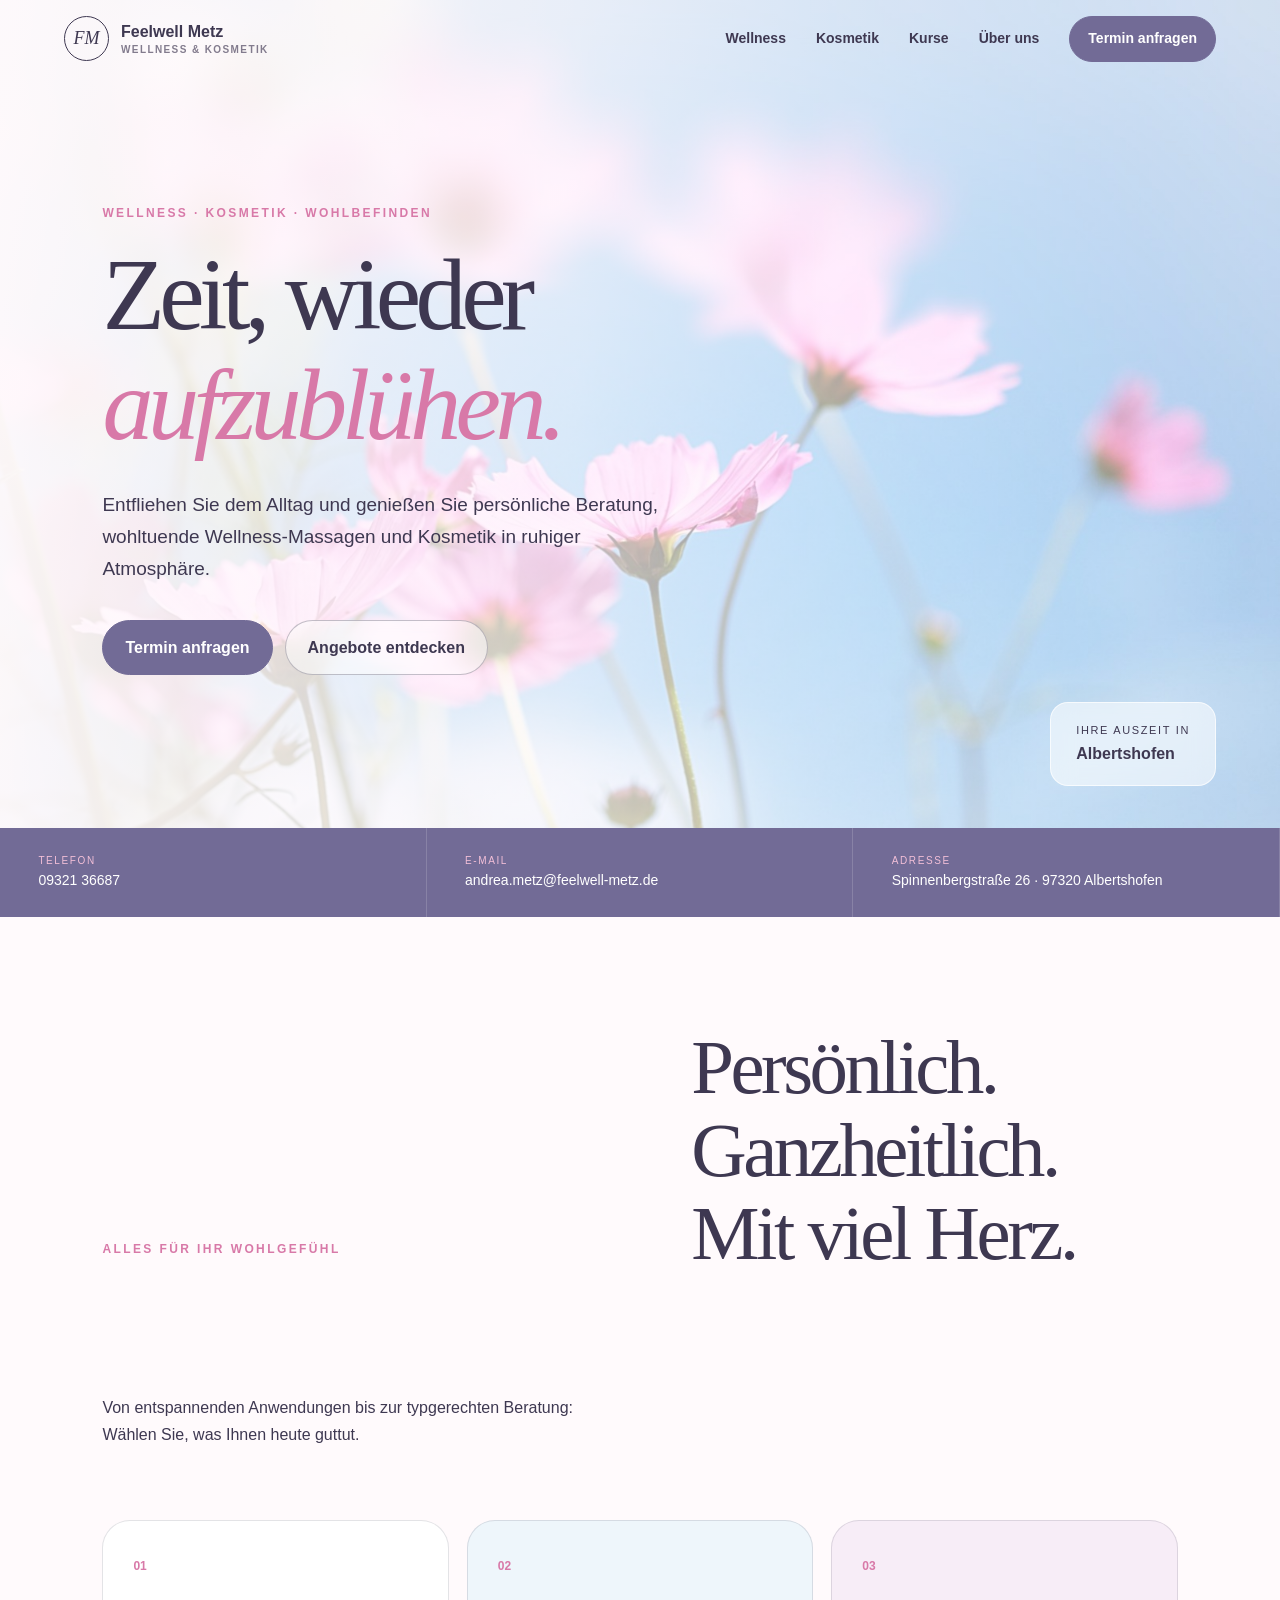
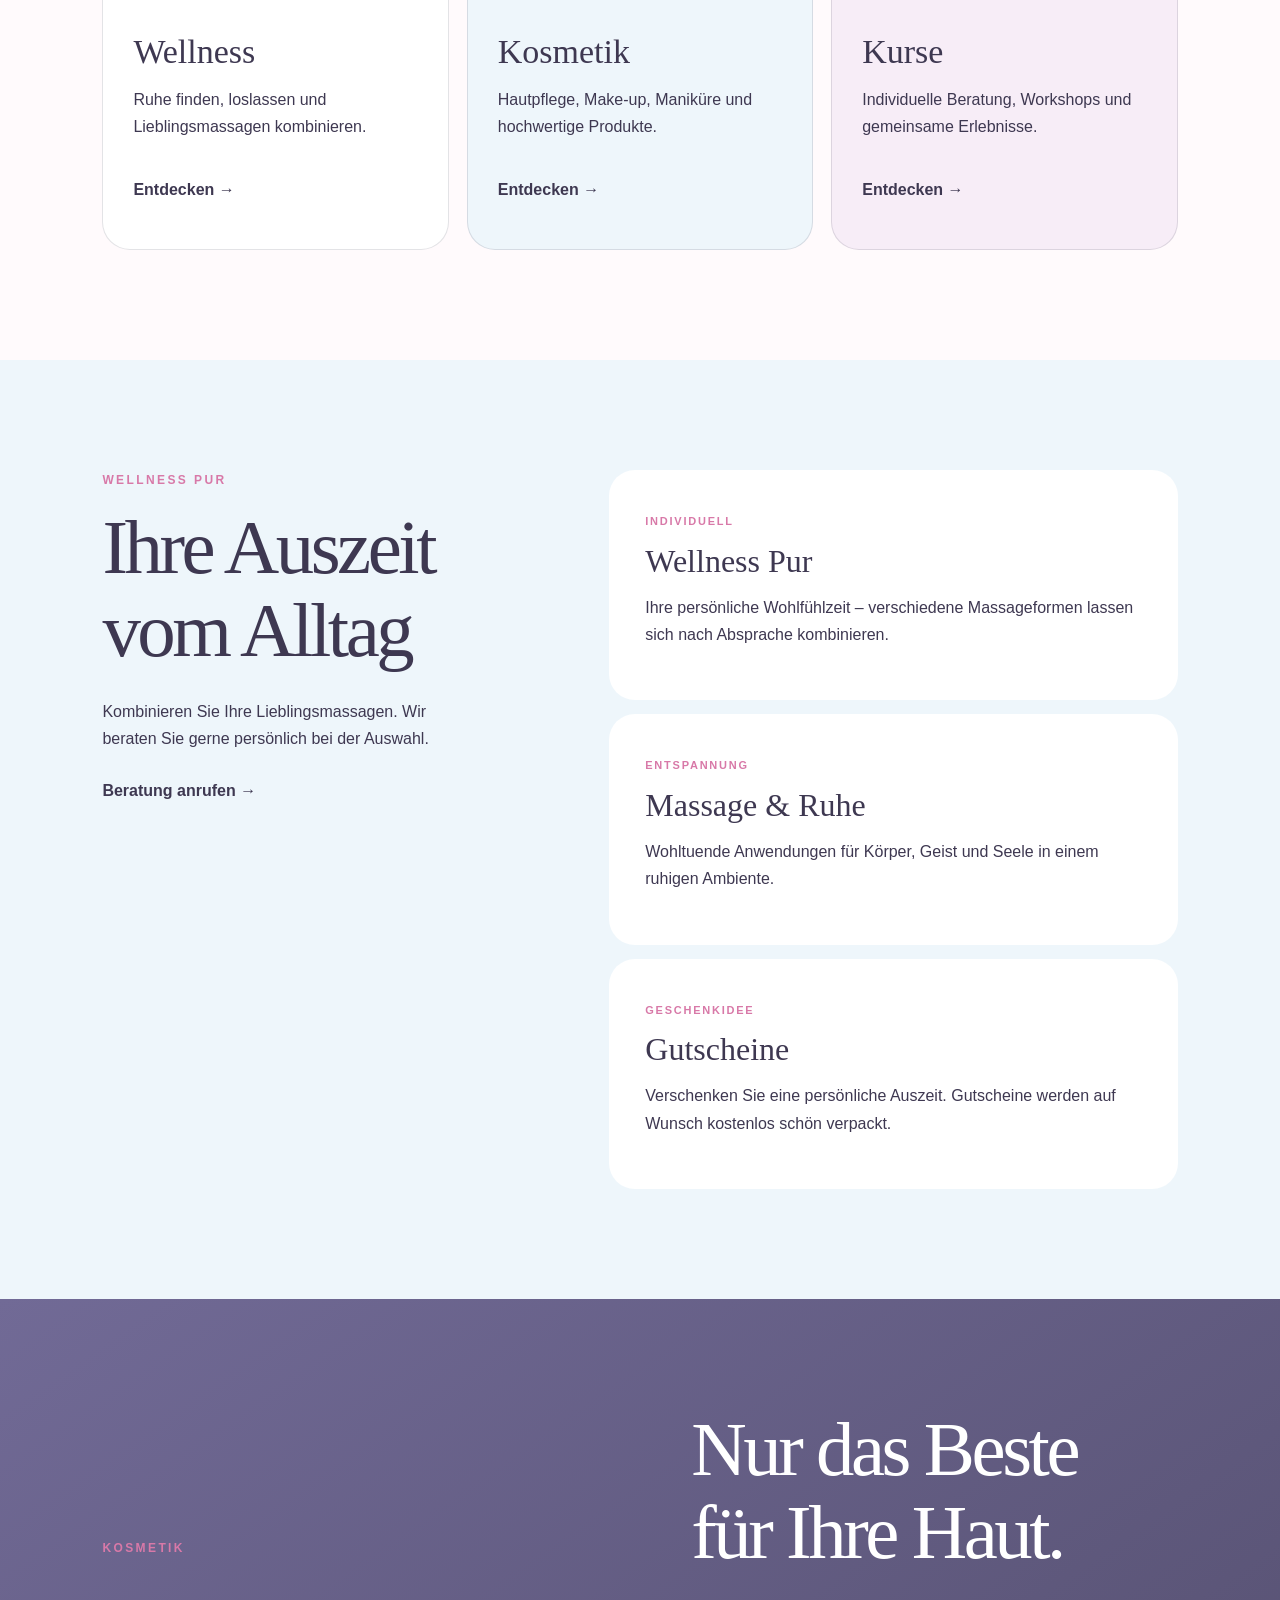
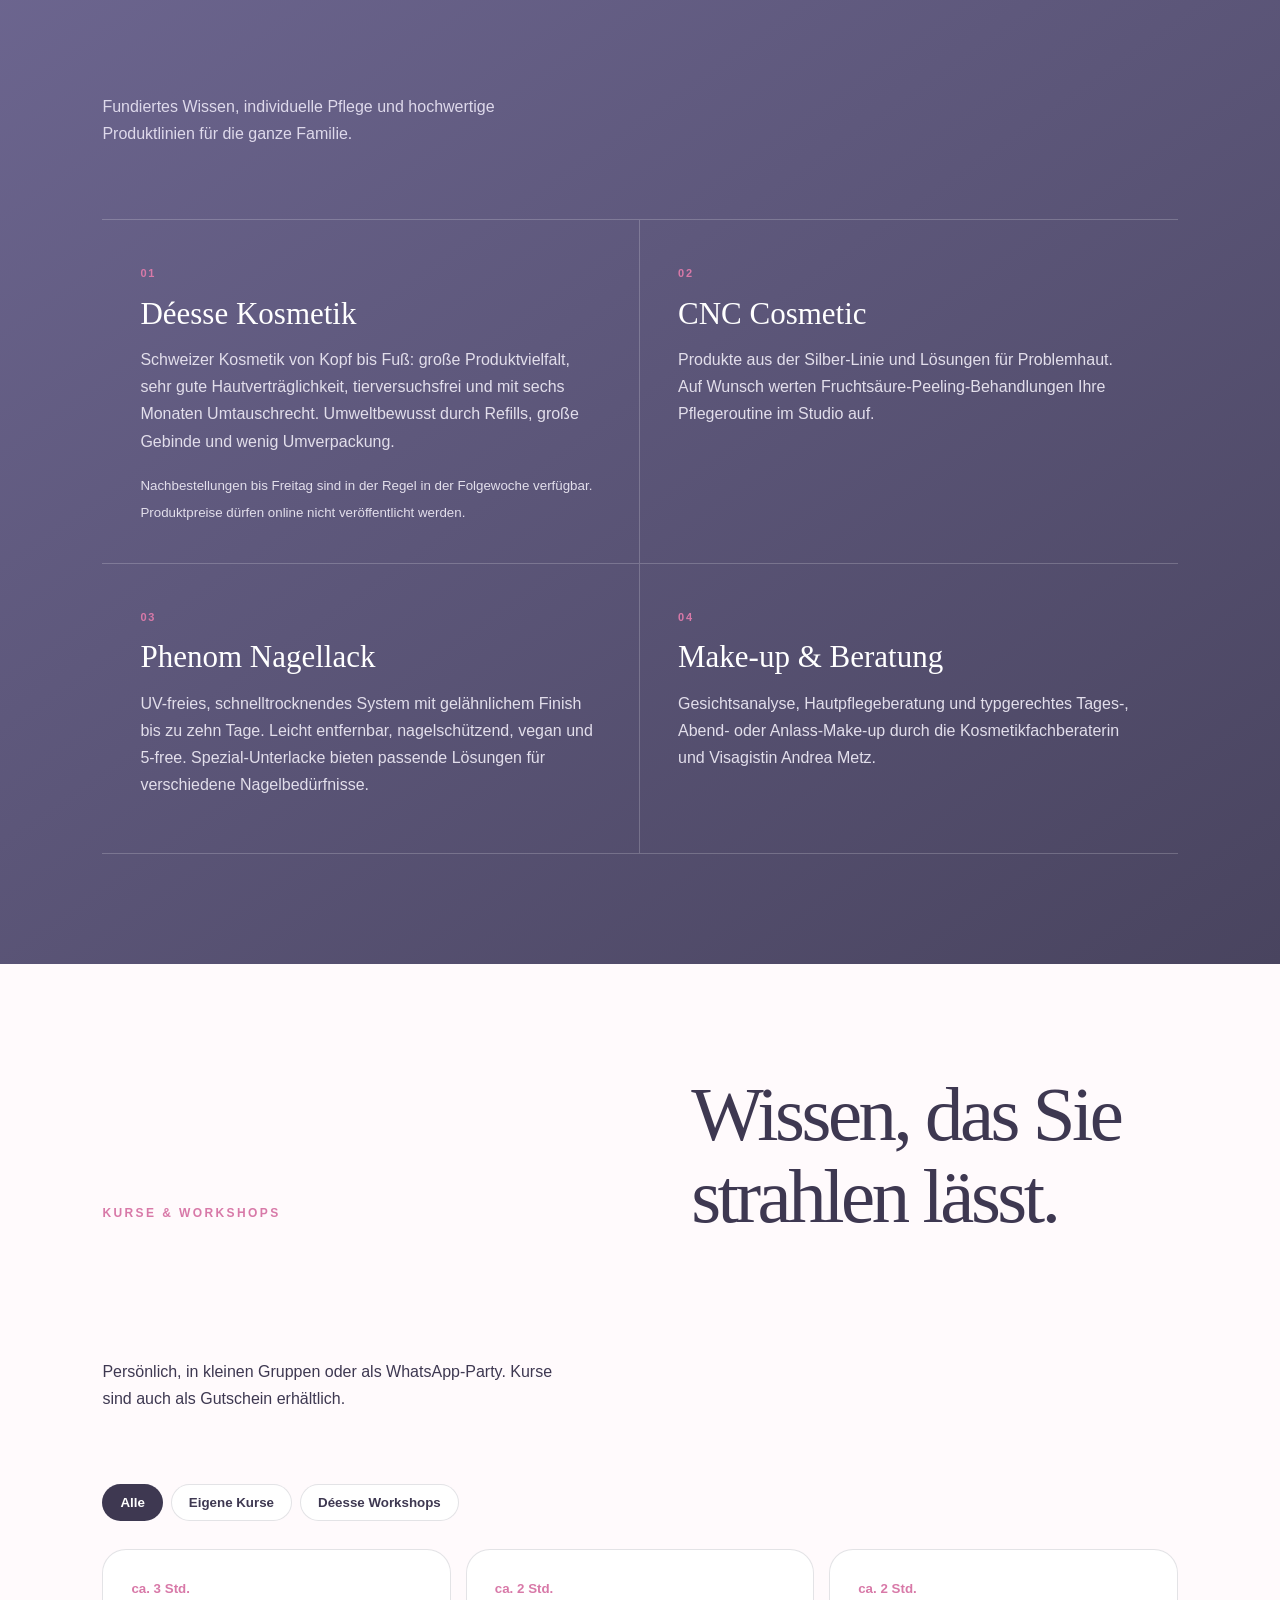
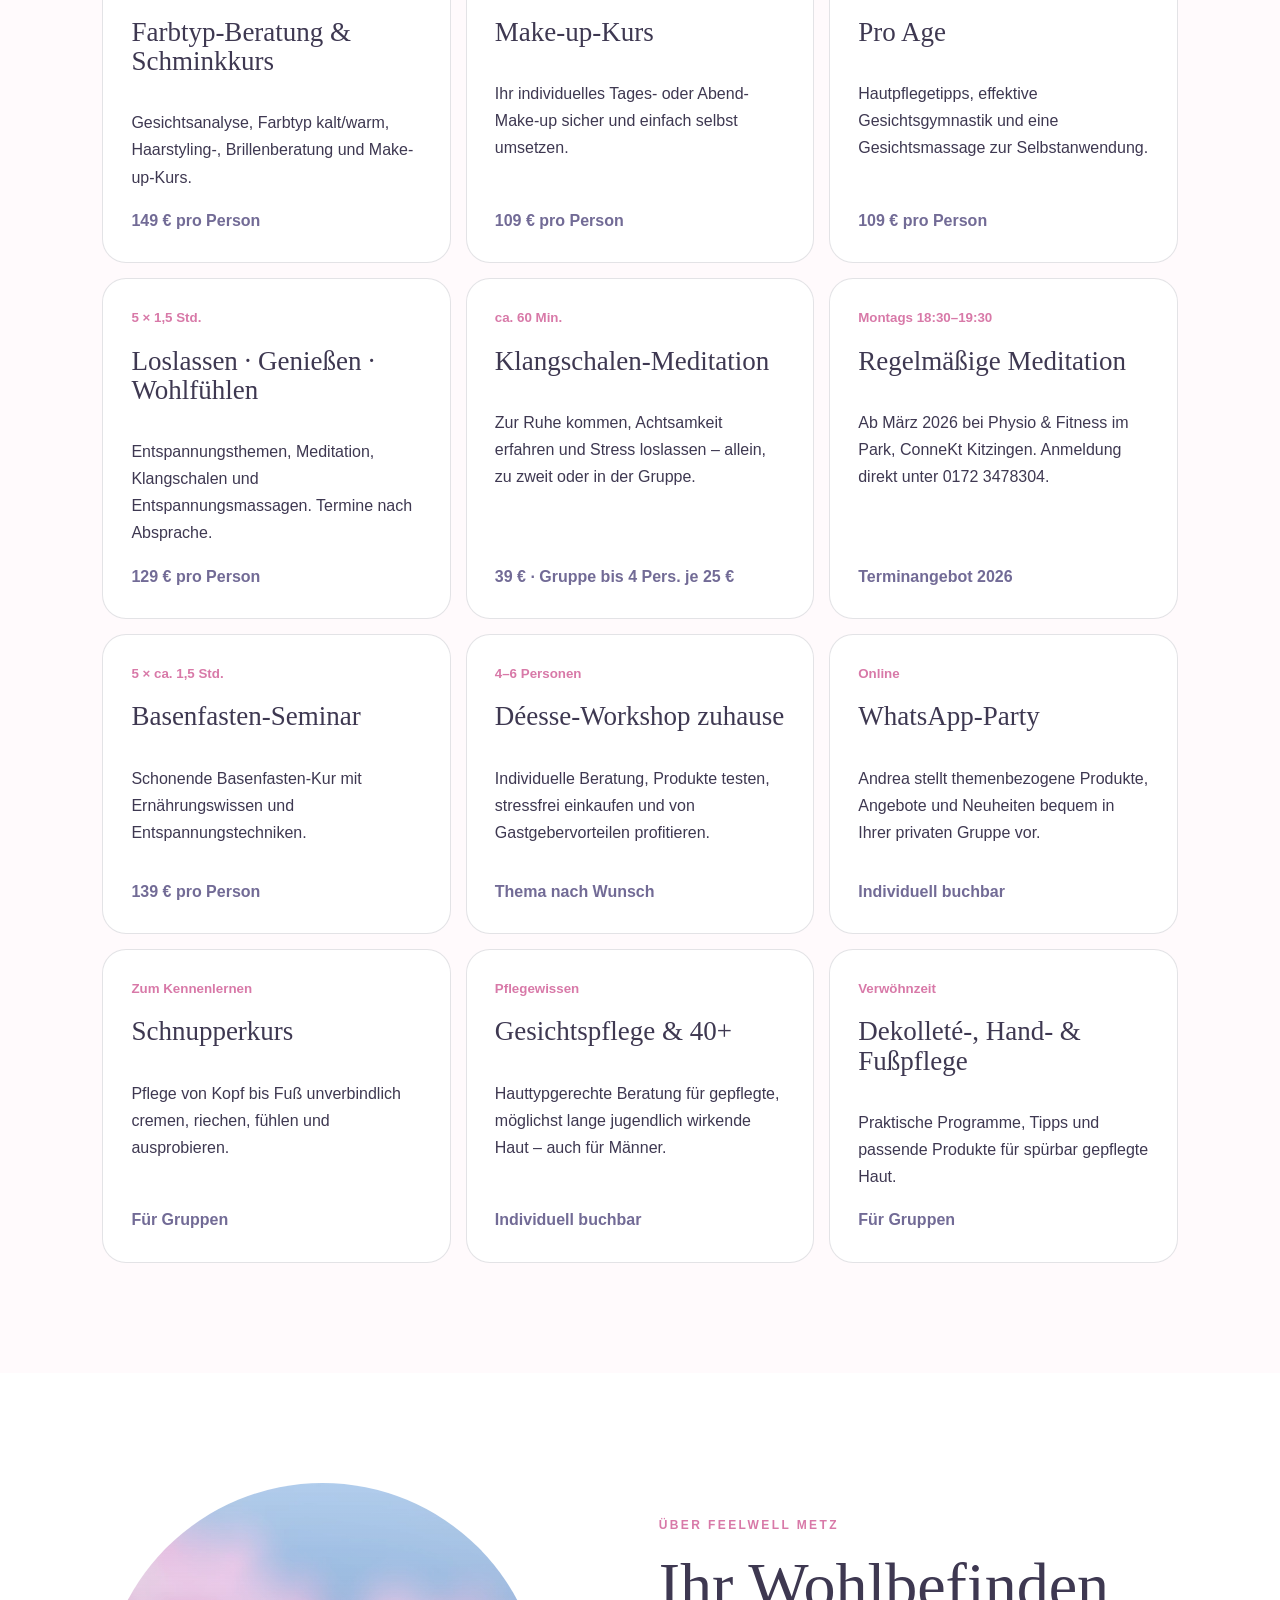
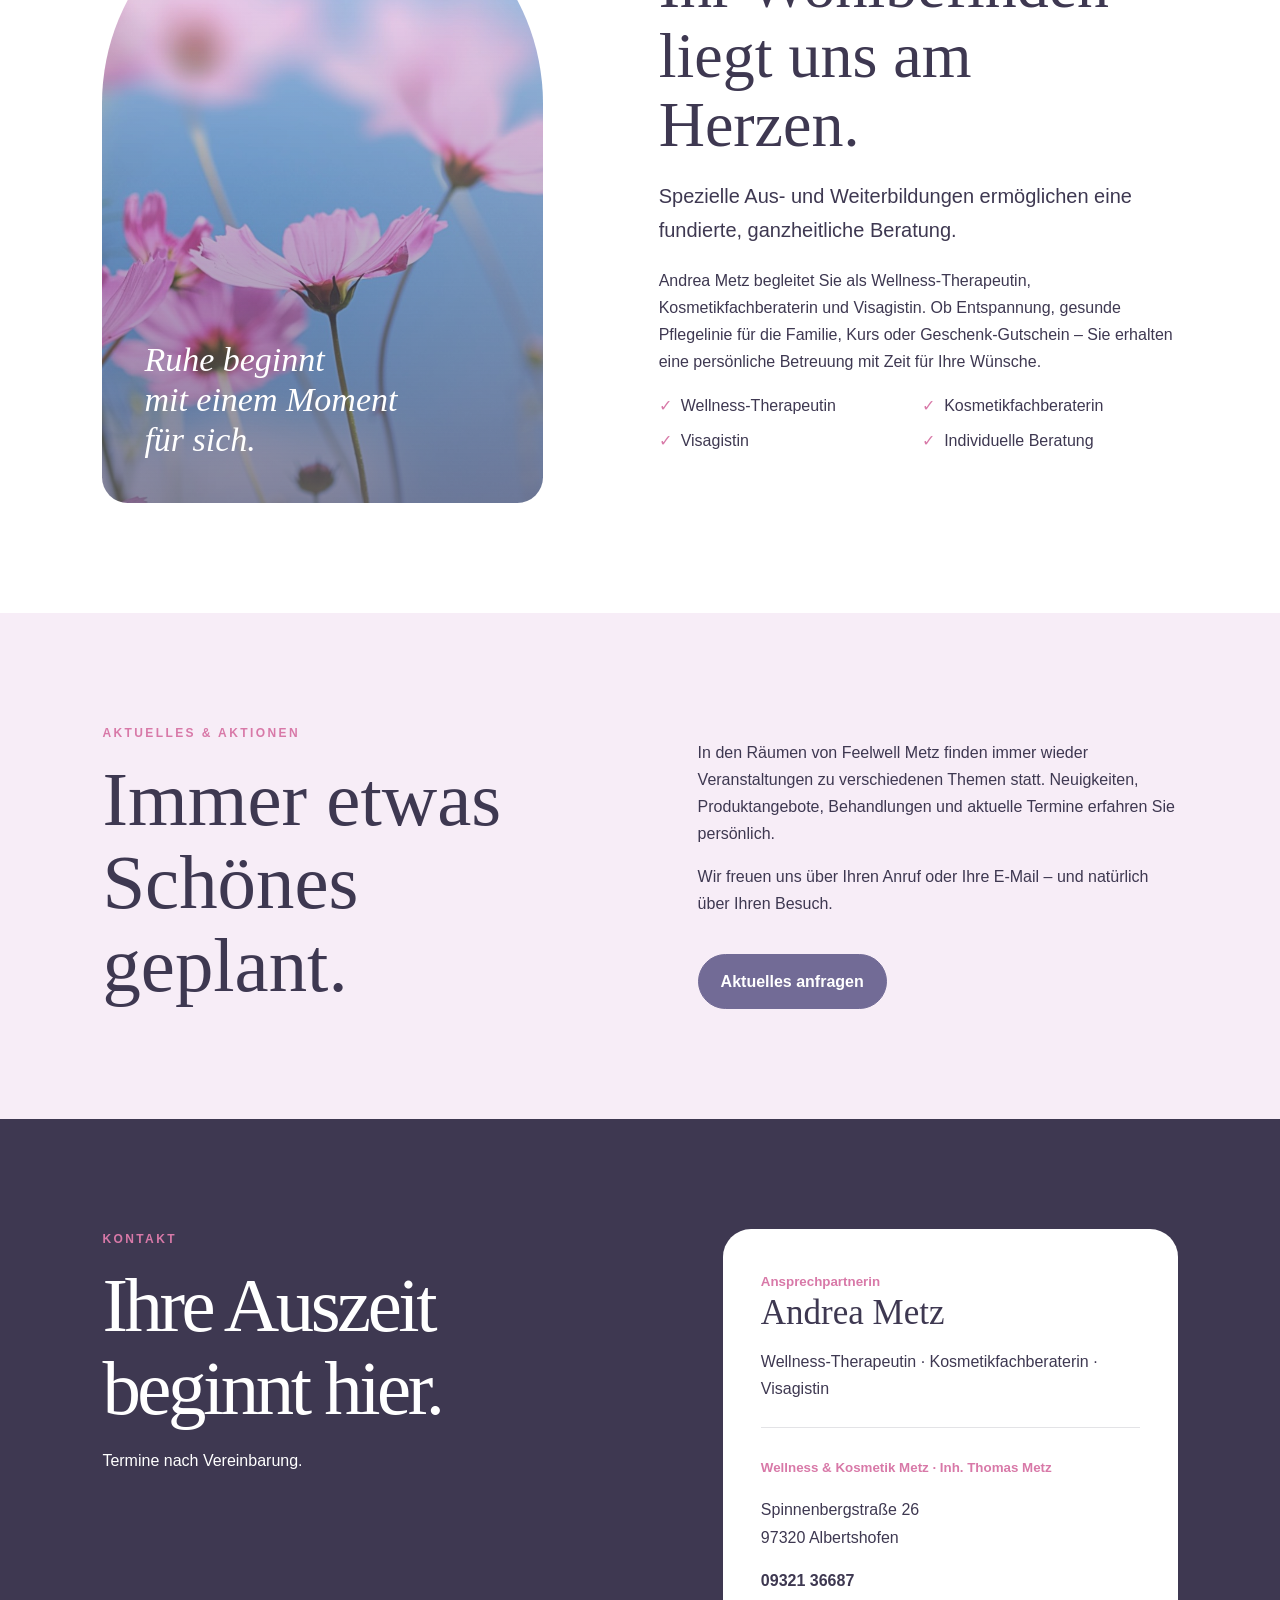
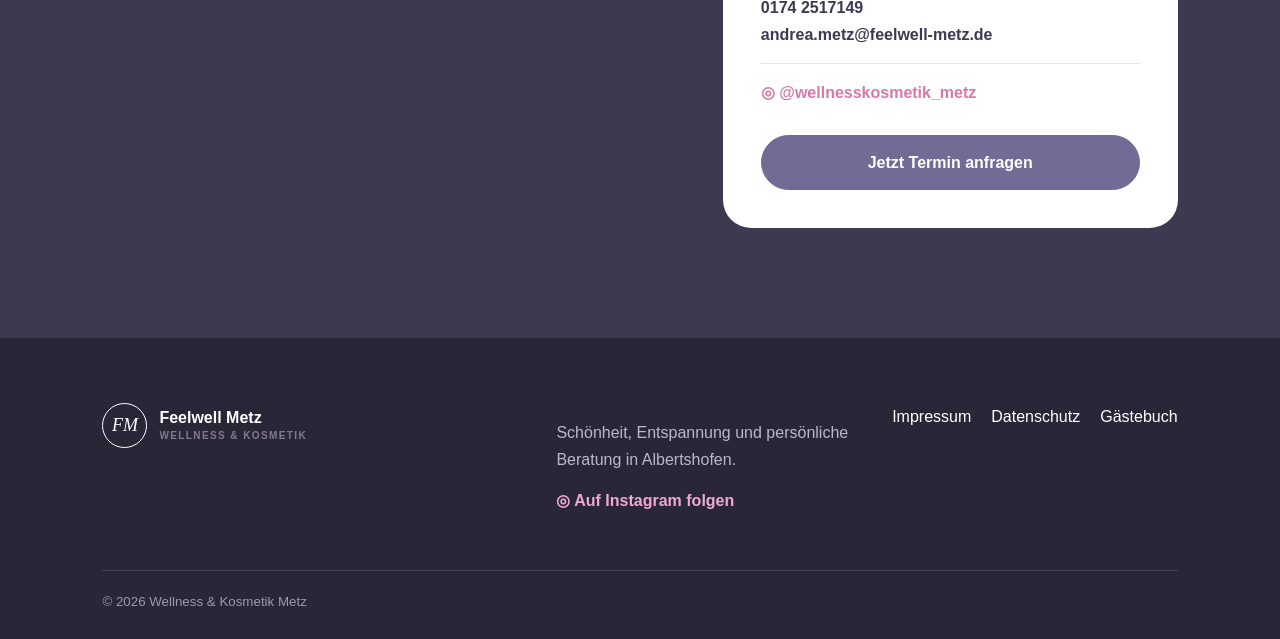
<file: index.html>
<!doctype html>
<html lang="de">
<head>
  <meta charset="utf-8">
  <meta name="viewport" content="width=device-width,initial-scale=1">
  <meta name="description" content="Wellness, Kosmetik, Farbberatung und Kurse bei Andrea Metz in Albertshofen.">
  <title>Feelwell Metz | Wellness & Kosmetik</title>
  <link rel="stylesheet" href="style.css">
  <link rel="stylesheet" href="instagram.css">
  <script src="script.js" defer></script>
</head>
<body>
  <header class="header">
    <a class="brand" href="#start"><span>FM</span><b>Feelwell Metz<small>Wellness & Kosmetik</small></b></a>
    <button class="menu" aria-label="Menü öffnen" aria-expanded="false"><i></i><i></i><i></i></button>
    <nav><a href="#wellness">Wellness</a><a href="#kosmetik">Kosmetik</a><a href="#kurse">Kurse</a><a href="#ueber">Über uns</a><a class="pill" href="#kontakt">Termin anfragen</a></nav>
  </header>

  <main id="start">
    <section class="hero">
      <div class="hero-copy reveal"><p class="kicker">Wellness · Kosmetik · Wohlbefinden</p><h1>Zeit, wieder<br><em>aufzublühen.</em></h1><p>Entfliehen Sie dem Alltag und genießen Sie persönliche Beratung, wohltuende Wellness-Massagen und Kosmetik in ruhiger Atmosphäre.</p><div class="actions"><a class="button" href="tel:+49932136687">Termin anfragen</a><a class="button ghost" href="#angebote">Angebote entdecken</a></div></div>
      <div class="hero-note"><span>Ihre Auszeit in</span><b>Albertshofen</b></div>
    </section>

    <section class="contact-strip"><a href="tel:+49932136687"><small>Telefon</small>09321 36687</a><a href="mailto:andrea.metz@feelwell-metz.de"><small>E-Mail</small>andrea.metz@feelwell-metz.de</a><span><small>Adresse</small>Spinnenbergstraße 26 · 97320 Albertshofen</span></section>

    <section class="section intro" id="angebote"><div class="heading reveal"><p class="kicker">Alles für Ihr Wohlgefühl</p><h2>Persönlich. Ganzheitlich.<br>Mit viel Herz.</h2><p>Von entspannenden Anwendungen bis zur typgerechten Beratung: Wählen Sie, was Ihnen heute guttut.</p></div><div class="tiles">
      <a href="#wellness"><b>01</b><h3>Wellness</h3><p>Ruhe finden, loslassen und Lieblingsmassagen kombinieren.</p><span>Entdecken →</span></a>
      <a href="#kosmetik"><b>02</b><h3>Kosmetik</h3><p>Hautpflege, Make-up, Maniküre und hochwertige Produkte.</p><span>Entdecken →</span></a>
      <a href="#kurse"><b>03</b><h3>Kurse</h3><p>Individuelle Beratung, Workshops und gemeinsame Erlebnisse.</p><span>Entdecken →</span></a>
    </div></section>

    <section class="section two-col" id="wellness"><div class="sticky reveal"><p class="kicker">Wellness pur</p><h2>Ihre Auszeit<br>vom Alltag</h2><p>Kombinieren Sie Ihre Lieblingsmassagen. Wir beraten Sie gerne persönlich bei der Auswahl.</p><a class="text-link" href="tel:+49932136687">Beratung anrufen →</a></div><div class="stack">
      <article><span>Individuell</span><h3>Wellness Pur</h3><p>Ihre persönliche Wohlfühlzeit – verschiedene Massageformen lassen sich nach Absprache kombinieren.</p></article>
      <article><span>Entspannung</span><h3>Massage & Ruhe</h3><p>Wohltuende Anwendungen für Körper, Geist und Seele in einem ruhigen Ambiente.</p></article>
      <article><span>Geschenkidee</span><h3>Gutscheine</h3><p>Verschenken Sie eine persönliche Auszeit. Gutscheine werden auf Wunsch kostenlos schön verpackt.</p></article>
    </div></section>

    <section class="section lavender" id="kosmetik"><div class="heading light reveal"><p class="kicker">Kosmetik</p><h2>Nur das Beste<br>für Ihre Haut.</h2><p>Fundiertes Wissen, individuelle Pflege und hochwertige Produktlinien für die ganze Familie.</p></div><div class="product-grid">
      <article><span>01</span><h3>Déesse Kosmetik</h3><p>Schweizer Kosmetik von Kopf bis Fuß: große Produktvielfalt, sehr gute Hautverträglichkeit, tierversuchsfrei und mit sechs Monaten Umtauschrecht. Umweltbewusst durch Refills, große Gebinde und wenig Umverpackung.</p><small>Nachbestellungen bis Freitag sind in der Regel in der Folgewoche verfügbar. Produktpreise dürfen online nicht veröffentlicht werden.</small></article>
      <article><span>02</span><h3>CNC Cosmetic</h3><p>Produkte aus der Silber-Linie und Lösungen für Problemhaut. Auf Wunsch werten Fruchtsäure-Peeling-Behandlungen Ihre Pflegeroutine im Studio auf.</p></article>
      <article><span>03</span><h3>Phenom Nagellack</h3><p>UV-freies, schnelltrocknendes System mit gelähnlichem Finish bis zu zehn Tage. Leicht entfernbar, nagelschützend, vegan und 5-free. Spezial-Unterlacke bieten passende Lösungen für verschiedene Nagelbedürfnisse.</p></article>
      <article><span>04</span><h3>Make-up & Beratung</h3><p>Gesichtsanalyse, Hautpflegeberatung und typgerechtes Tages-, Abend- oder Anlass-Make-up durch die Kosmetikfachberaterin und Visagistin Andrea Metz.</p></article>
    </div></section>

    <section class="section" id="kurse"><div class="heading reveal"><p class="kicker">Kurse & Workshops</p><h2>Wissen, das Sie<br>strahlen lässt.</h2><p>Persönlich, in kleinen Gruppen oder als WhatsApp-Party. Kurse sind auch als Gutschein erhältlich.</p></div><div class="filters" role="group" aria-label="Kurse filtern"><button class="active" data-filter="all">Alle</button><button data-filter="eigen">Eigene Kurse</button><button data-filter="workshop">Déesse Workshops</button></div><div class="courses">
      <article data-type="eigen"><small>ca. 3 Std.</small><h3>Farbtyp-Beratung & Schminkkurs</h3><p>Gesichtsanalyse, Farbtyp kalt/warm, Haarstyling-, Brillenberatung und Make-up-Kurs.</p><b>149 € pro Person</b></article>
      <article data-type="eigen"><small>ca. 2 Std.</small><h3>Make-up-Kurs</h3><p>Ihr individuelles Tages- oder Abend-Make-up sicher und einfach selbst umsetzen.</p><b>109 € pro Person</b></article>
      <article data-type="eigen"><small>ca. 2 Std.</small><h3>Pro Age</h3><p>Hautpflegetipps, effektive Gesichtsgymnastik und eine Gesichtsmassage zur Selbstanwendung.</p><b>109 € pro Person</b></article>
      <article data-type="eigen"><small>5 × 1,5 Std.</small><h3>Loslassen · Genießen · Wohlfühlen</h3><p>Entspannungsthemen, Meditation, Klangschalen und Entspannungsmassagen. Termine nach Absprache.</p><b>129 € pro Person</b></article>
      <article data-type="eigen"><small>ca. 60 Min.</small><h3>Klangschalen-Meditation</h3><p>Zur Ruhe kommen, Achtsamkeit erfahren und Stress loslassen – allein, zu zweit oder in der Gruppe.</p><b>39 € · Gruppe bis 4 Pers. je 25 €</b></article>
      <article data-type="eigen"><small>Montags 18:30–19:30</small><h3>Regelmäßige Meditation</h3><p>Ab März 2026 bei Physio & Fitness im Park, ConneKt Kitzingen. Anmeldung direkt unter 0172 3478304.</p><b>Terminangebot 2026</b></article>
      <article data-type="eigen"><small>5 × ca. 1,5 Std.</small><h3>Basenfasten-Seminar</h3><p>Schonende Basenfasten-Kur mit Ernährungswissen und Entspannungstechniken.</p><b>139 € pro Person</b></article>
      <article data-type="workshop"><small>4–6 Personen</small><h3>Déesse-Workshop zuhause</h3><p>Individuelle Beratung, Produkte testen, stressfrei einkaufen und von Gastgebervorteilen profitieren.</p><b>Thema nach Wunsch</b></article>
      <article data-type="workshop"><small>Online</small><h3>WhatsApp-Party</h3><p>Andrea stellt themenbezogene Produkte, Angebote und Neuheiten bequem in Ihrer privaten Gruppe vor.</p><b>Individuell buchbar</b></article>
      <article data-type="workshop"><small>Zum Kennenlernen</small><h3>Schnupperkurs</h3><p>Pflege von Kopf bis Fuß unverbindlich cremen, riechen, fühlen und ausprobieren.</p><b>Für Gruppen</b></article>
      <article data-type="workshop"><small>Pflegewissen</small><h3>Gesichtspflege & 40+</h3><p>Hauttypgerechte Beratung für gepflegte, möglichst lange jugendlich wirkende Haut – auch für Männer.</p><b>Individuell buchbar</b></article>
      <article data-type="workshop"><small>Verwöhnzeit</small><h3>Dekolleté-, Hand- & Fußpflege</h3><p>Praktische Programme, Tipps und passende Produkte für spürbar gepflegte Haut.</p><b>Für Gruppen</b></article>
    </div></section>

    <section class="section about" id="ueber"><div class="photo-card" aria-hidden="true"><span>Ruhe beginnt<br>mit einem Moment<br>für sich.</span></div><div class="reveal"><p class="kicker">Über Feelwell Metz</p><h2>Ihr Wohlbefinden liegt uns am Herzen.</h2><p class="lead">Spezielle Aus- und Weiterbildungen ermöglichen eine fundierte, ganzheitliche Beratung.</p><p>Andrea Metz begleitet Sie als Wellness-Therapeutin, Kosmetikfachberaterin und Visagistin. Ob Entspannung, gesunde Pflegelinie für die Familie, Kurs oder Geschenk-Gutschein – Sie erhalten eine persönliche Betreuung mit Zeit für Ihre Wünsche.</p><ul><li>Wellness-Therapeutin</li><li>Kosmetikfachberaterin</li><li>Visagistin</li><li>Individuelle Beratung</li></ul></div></section>

    <section class="section news"><div><p class="kicker">Aktuelles & Aktionen</p><h2>Immer etwas<br>Schönes geplant.</h2></div><div><p>In den Räumen von Feelwell Metz finden immer wieder Veranstaltungen zu verschiedenen Themen statt. Neuigkeiten, Produktangebote, Behandlungen und aktuelle Termine erfahren Sie persönlich.</p><p>Wir freuen uns über Ihren Anruf oder Ihre E-Mail – und natürlich über Ihren Besuch.</p><a class="button" href="mailto:andrea.metz@feelwell-metz.de?subject=Aktuelle%20Termine%20und%20Angebote">Aktuelles anfragen</a></div></section>

    <section class="section contact" id="kontakt"><div><p class="kicker">Kontakt</p><h2>Ihre Auszeit<br>beginnt hier.</h2><p>Termine nach Vereinbarung.</p></div><div class="contact-card"><small>Ansprechpartnerin</small><h3>Andrea Metz</h3><p>Wellness-Therapeutin · Kosmetikfachberaterin · Visagistin</p><hr><small>Wellness & Kosmetik Metz · Inh. Thomas Metz</small><p>Spinnenbergstraße 26<br>97320 Albertshofen</p><div class="contact-links"><a href="tel:+49932136687">09321 36687</a><a href="tel:+491742517149">0174 2517149</a><a href="mailto:andrea.metz@feelwell-metz.de">andrea.metz@feelwell-metz.de</a><a class="instagram" href="https://www.instagram.com/wellnesskosmetik_metz/" target="_blank" rel="noopener noreferrer" aria-label="Feelwell Metz auf Instagram öffnen">◎ @wellnesskosmetik_metz</a></div><a class="button wide" href="tel:+49932136687">Jetzt Termin anfragen</a></div></section>
  </main>
  <footer><a class="brand" href="#start"><span>FM</span><b>Feelwell Metz<small>Wellness & Kosmetik</small></b></a><p>Schönheit, Entspannung und persönliche Beratung in Albertshofen.<a class="footer-insta" href="https://www.instagram.com/wellnesskosmetik_metz/" target="_blank" rel="noopener noreferrer">◎ Auf Instagram folgen</a></p><div><a href="impressum.html">Impressum</a><a href="datenschutz.html">Datenschutz</a><a href="https://www.feelwell-metz.de/home/joomla3/index.php/gaestebuch" target="_blank" rel="noopener">Gästebuch</a></div><small>© <span id="year"></span> Wellness & Kosmetik Metz</small></footer>
</body></html>
</file>
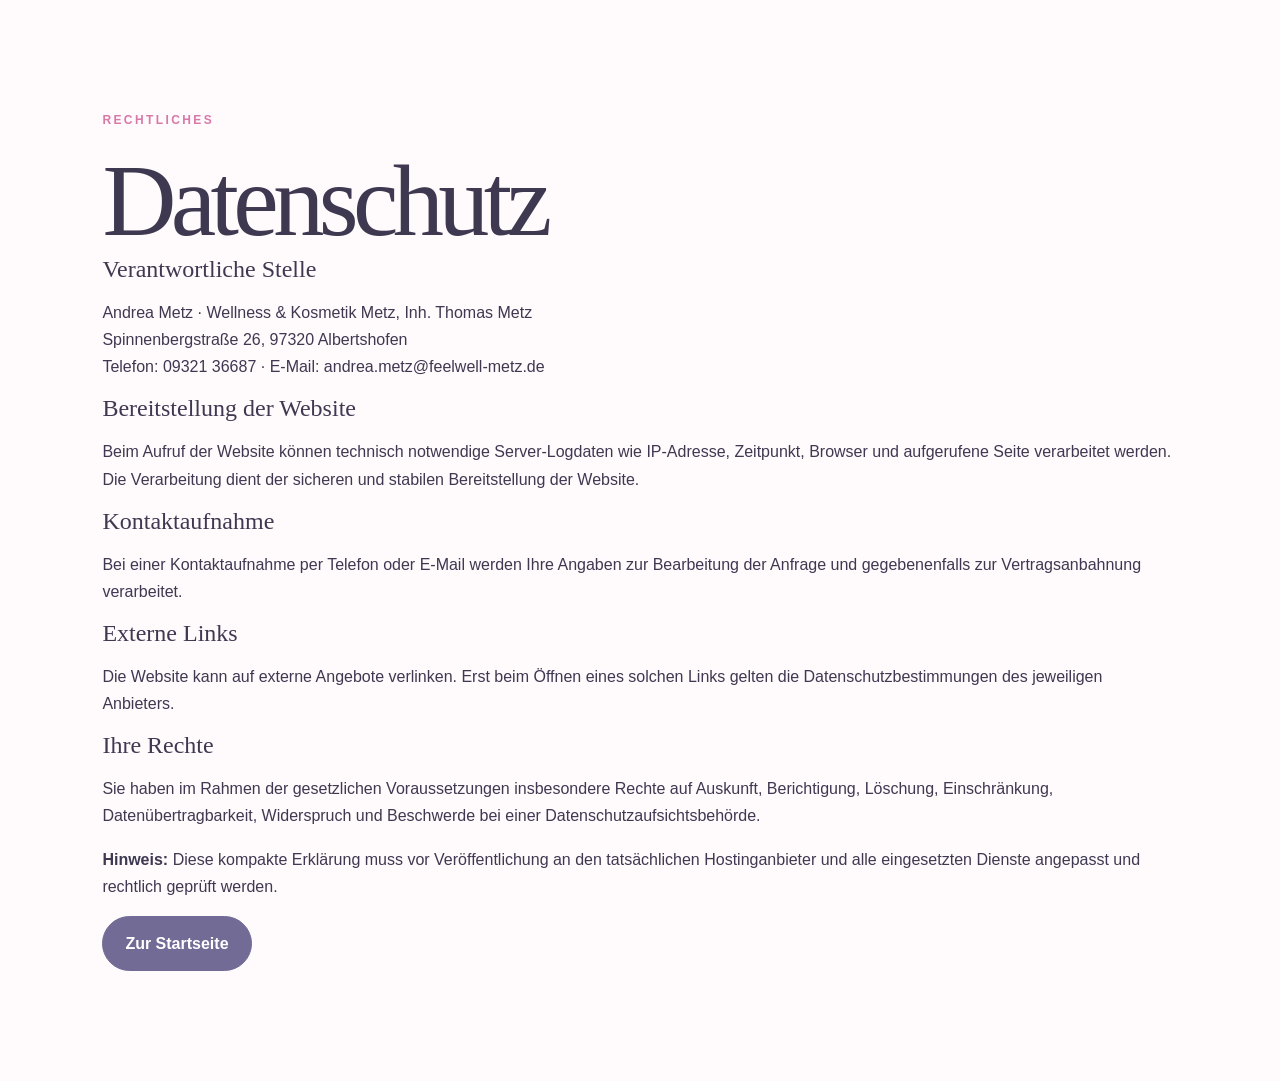
<file: datenschutz.html>
<!doctype html><html lang="de"><head><meta charset="utf-8"><meta name="viewport" content="width=device-width,initial-scale=1"><title>Datenschutz | Feelwell Metz</title><link rel="stylesheet" href="style.css"></head><body><main class="section legal"><p class="kicker">Rechtliches</p><h1>Datenschutz</h1><h2>Verantwortliche Stelle</h2><p>Andrea Metz · Wellness & Kosmetik Metz, Inh. Thomas Metz<br>Spinnenbergstraße 26, 97320 Albertshofen<br>Telefon: 09321 36687 · E-Mail: andrea.metz@feelwell-metz.de</p><h2>Bereitstellung der Website</h2><p>Beim Aufruf der Website können technisch notwendige Server-Logdaten wie IP-Adresse, Zeitpunkt, Browser und aufgerufene Seite verarbeitet werden. Die Verarbeitung dient der sicheren und stabilen Bereitstellung der Website.</p><h2>Kontaktaufnahme</h2><p>Bei einer Kontaktaufnahme per Telefon oder E-Mail werden Ihre Angaben zur Bearbeitung der Anfrage und gegebenenfalls zur Vertragsanbahnung verarbeitet.</p><h2>Externe Links</h2><p>Die Website kann auf externe Angebote verlinken. Erst beim Öffnen eines solchen Links gelten die Datenschutzbestimmungen des jeweiligen Anbieters.</p><h2>Ihre Rechte</h2><p>Sie haben im Rahmen der gesetzlichen Voraussetzungen insbesondere Rechte auf Auskunft, Berichtigung, Löschung, Einschränkung, Datenübertragbarkeit, Widerspruch und Beschwerde bei einer Datenschutzaufsichtsbehörde.</p><p><strong>Hinweis:</strong> Diese kompakte Erklärung muss vor Veröffentlichung an den tatsächlichen Hostinganbieter und alle eingesetzten Dienste angepasst und rechtlich geprüft werden.</p><a class="button" href="index.html">Zur Startseite</a></main></body></html>
</file>
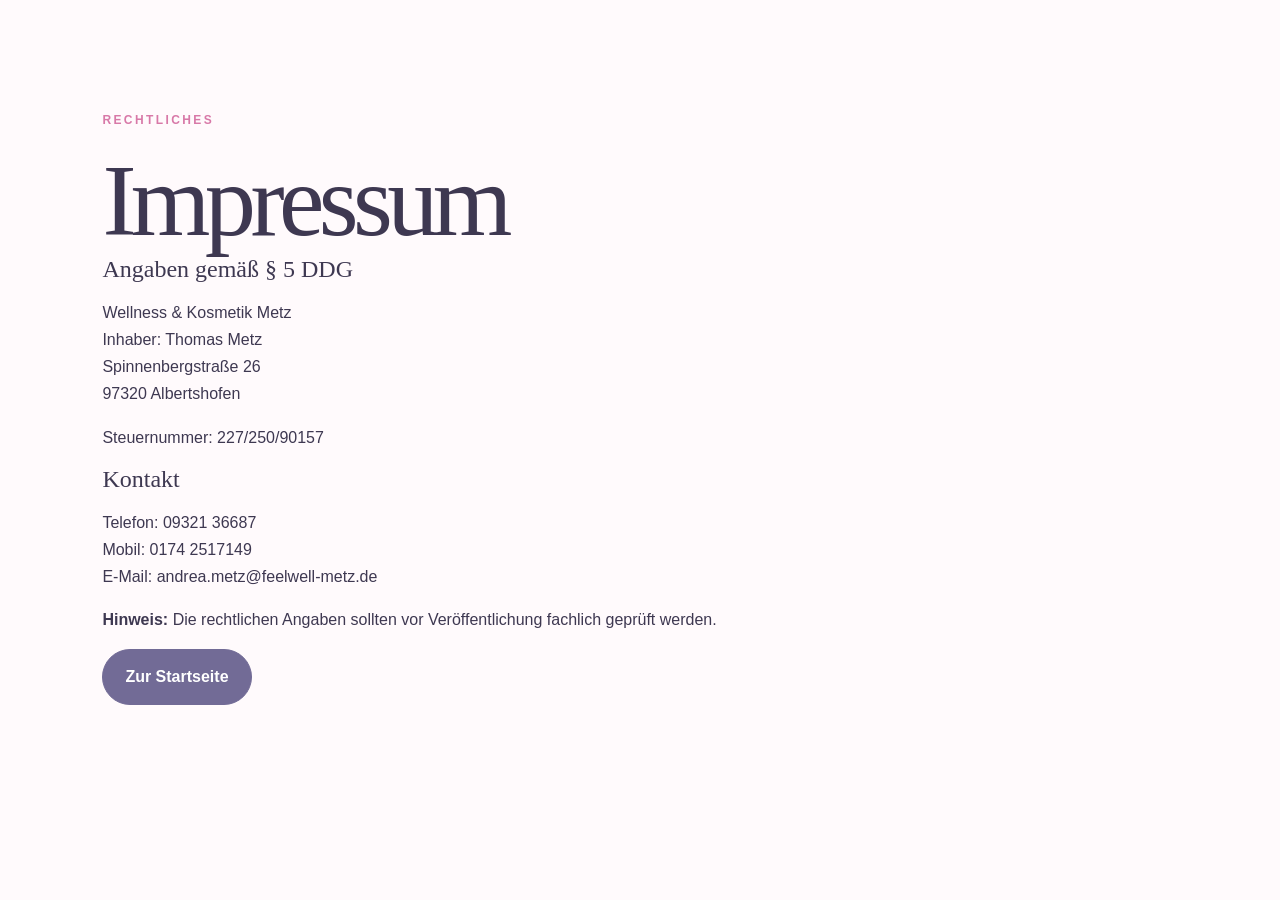
<file: impressum.html>
<!doctype html><html lang="de"><head><meta charset="utf-8"><meta name="viewport" content="width=device-width,initial-scale=1"><title>Impressum | Feelwell Metz</title><link rel="stylesheet" href="style.css"></head><body><main class="section legal"><p class="kicker">Rechtliches</p><h1>Impressum</h1><h2>Angaben gemäß § 5 DDG</h2><p>Wellness & Kosmetik Metz<br>Inhaber: Thomas Metz<br>Spinnenbergstraße 26<br>97320 Albertshofen</p><p>Steuernummer: 227/250/90157</p><h2>Kontakt</h2><p>Telefon: 09321 36687<br>Mobil: 0174 2517149<br>E-Mail: <a href="mailto:andrea.metz@feelwell-metz.de">andrea.metz@feelwell-metz.de</a></p><p><strong>Hinweis:</strong> Die rechtlichen Angaben sollten vor Veröffentlichung fachlich geprüft werden.</p><a class="button" href="index.html">Zur Startseite</a></main></body></html>
</file>
<file: style.css>
:root{--ink:#3e3851;--violet:#726b96;--rose:#d879a8;--cream:#fffafc;--mist:#eef6fb;--line:rgba(62,56,81,.14);--serif:Georgia,"Times New Roman",serif;--sans:Inter,Arial,sans-serif}*{box-sizing:border-box}html{scroll-behavior:smooth;scroll-padding-top:90px}body{margin:0;background:var(--cream);color:var(--ink);font:16px/1.7 var(--sans)}a{color:inherit;text-decoration:none}.header{position:fixed;z-index:20;inset:0 0 auto;display:flex;align-items:center;justify-content:space-between;padding:16px max(24px,5vw);transition:.25s}.header.scrolled{background:rgba(255,250,252,.92);box-shadow:0 8px 30px rgba(62,56,81,.08);backdrop-filter:blur(14px)}.brand{display:flex;align-items:center;gap:12px}.brand>span{display:grid;width:45px;height:45px;place-items:center;border:1px solid currentColor;border-radius:50%;font:italic 18px var(--serif)}.brand b,.brand small{display:block;line-height:1.2}.brand small{margin-top:3px;color:#827b8d;font-size:10px;letter-spacing:.14em;text-transform:uppercase}.header nav{display:flex;align-items:center;gap:30px;font-size:14px;font-weight:600}.pill,.button{display:inline-flex;align-items:center;justify-content:center;padding:13px 22px;border:1px solid var(--violet);border-radius:99px;background:var(--violet);color:#fff;font-weight:700}.pill{padding:10px 18px}.hero{position:relative;display:grid;min-height:92vh;align-items:center;padding:130px max(24px,8vw) 80px;background:linear-gradient(90deg,rgba(255,250,252,.97),rgba(255,250,252,.72) 45%,rgba(255,250,252,.12)),url("bilder/blumen-hero.jpeg") 62% center/cover}.hero-copy{max-width:700px}.kicker{margin:0 0 16px;color:var(--rose);font-size:12px;font-weight:800;letter-spacing:.2em;text-transform:uppercase}h1,h2,h3{margin:0;font-family:var(--serif);font-weight:500;line-height:1.08}h1{font-size:clamp(56px,8vw,106px);letter-spacing:-.055em}h1 em{color:var(--rose);font-weight:400}.hero-copy>p:not(.kicker){max-width:580px;margin:28px 0 0;font-size:19px}.actions{display:flex;gap:12px;margin-top:34px}.ghost{border-color:rgba(62,56,81,.3);background:rgba(255,255,255,.55);color:var(--ink);backdrop-filter:blur(10px)}.hero-note{position:absolute;right:5vw;bottom:42px;padding:18px 25px;border:1px solid rgba(255,255,255,.7);border-radius:18px;background:rgba(255,255,255,.55);backdrop-filter:blur(12px)}.hero-note span,.hero-note b{display:block}.hero-note span{font-size:11px;letter-spacing:.15em;text-transform:uppercase}.contact-strip{display:grid;grid-template-columns:repeat(3,1fr);background:var(--violet);color:#fff}.contact-strip>*{padding:24px 3vw;border-right:1px solid rgba(255,255,255,.16);font-size:14px}.contact-strip small{display:block;color:#f2bfd7;font-size:10px;letter-spacing:.16em;text-transform:uppercase}.section{padding:110px max(24px,8vw)}.heading{display:grid;grid-template-columns:1fr 1fr;gap:8vw;align-items:end;margin-bottom:56px}.heading h2,.two-col h2,.contact h2{font-size:clamp(44px,6vw,78px);letter-spacing:-.045em}.heading>p:last-child{max-width:480px}.tiles{display:grid;grid-template-columns:repeat(3,1fr);gap:18px}.tiles a{min-height:330px;padding:30px;border:1px solid var(--line);border-radius:28px;background:#fff;transition:.25s}.tiles a:nth-child(2){background:var(--mist)}.tiles a:nth-child(3){background:#f7edf7}.tiles a:hover{transform:translateY(-7px);box-shadow:0 20px 50px rgba(62,56,81,.12)}.tiles b{color:var(--rose);font-size:12px}.tiles h3{margin-top:55px;font-size:34px}.tiles span{display:block;margin-top:35px;font-weight:700}.two-col{display:grid;grid-template-columns:.8fr 1.2fr;gap:10vw;background:var(--mist)}.sticky{align-self:start;position:sticky;top:130px}.sticky>p:not(.kicker){max-width:380px;margin:25px 0}.text-link{font-weight:800}.stack{display:grid;gap:14px}.stack article{padding:36px;border-radius:26px;background:#fff}.stack span,.product-grid span{color:var(--rose);font-size:11px;font-weight:800;letter-spacing:.16em;text-transform:uppercase}.stack h3{margin:10px 0;font-size:32px}.lavender{background:linear-gradient(145deg,#716a96,#49445f);color:#fff}.heading.light>p:last-child{color:#ded9eb}.product-grid{display:grid;grid-template-columns:repeat(2,1fr);border-top:1px solid rgba(255,255,255,.2)}.product-grid article{padding:38px;border-bottom:1px solid rgba(255,255,255,.2)}.product-grid article:nth-child(odd){border-right:1px solid rgba(255,255,255,.2)}.product-grid h3{margin:11px 0;font-size:31px}.product-grid p,.product-grid small{color:#e2deeb}.filters{display:flex;flex-wrap:wrap;gap:8px;margin-bottom:28px}.filters button{padding:10px 17px;border:1px solid var(--line);border-radius:99px;background:#fff;color:var(--ink);font-weight:700;cursor:pointer}.filters button.active{background:var(--ink);color:#fff}.courses{display:grid;grid-template-columns:repeat(3,1fr);gap:15px}.courses article{display:flex;min-height:300px;flex-direction:column;padding:28px;border:1px solid var(--line);border-radius:24px;background:#fff}.courses article.hidden{display:none}.courses small{color:var(--rose);font-weight:800}.courses h3{margin:17px 0;font-size:27px}.courses b{margin-top:auto;color:var(--violet)}.about{display:grid;grid-template-columns:.85fr 1fr;gap:9vw;align-items:center;background:#fff}.photo-card{display:grid;min-height:620px;place-items:end start;padding:42px;border-radius:240px 240px 28px 28px;background:linear-gradient(180deg,rgba(216,121,168,.04),rgba(79,73,104,.65)),url("bilder/blumen-hero.jpeg") center/cover;color:#fff}.photo-card span{font:italic 34px/1.18 var(--serif)}.about h2{font-size:clamp(42px,5vw,70px)}.lead{font-size:20px}.about ul{display:grid;grid-template-columns:1fr 1fr;gap:8px;padding:0;list-style:none}.about li:before{content:"✓";margin-right:9px;color:var(--rose)}.news{display:grid;grid-template-columns:1fr 1fr;gap:9vw;background:#f7edf7}.news h2{font-size:clamp(44px,6vw,78px)}.news .button{margin-top:20px}.contact{display:grid;grid-template-columns:1fr .9fr;gap:9vw;background:var(--ink);color:#fff}.contact-card{padding:38px;border-radius:28px;background:#fff;color:var(--ink)}.contact-card small{color:var(--rose);font-weight:700}.contact-card h3{font-size:35px}.contact-card hr{margin:25px 0;border:0;border-top:1px solid var(--line)}.contact-links a{display:block;font-weight:800}.wide{width:100%;margin-top:28px}footer{display:grid;grid-template-columns:1.4fr 1fr auto;gap:40px;align-items:start;padding:65px max(24px,8vw) 25px;background:#292638;color:#fff}footer p{color:#bdb8c7}footer div{display:flex;gap:20px}footer>small{grid-column:1/-1;padding-top:20px;border-top:1px solid rgba(255,255,255,.13);color:#9e99aa}.menu{display:none;border:0;background:none}.menu i{display:block;width:26px;height:2px;margin:5px;background:var(--ink)}.reveal{opacity:0;transform:translateY(22px);transition:.7s}.reveal.visible{opacity:1;transform:none}@media(max-width:900px){.header nav{position:fixed;inset:0;display:flex;flex-direction:column;justify-content:center;background:var(--cream);opacity:0;pointer-events:none;transition:.2s}.header nav.open{opacity:1;pointer-events:auto}.menu{display:block;z-index:2}.contact-strip,.tiles,.courses{grid-template-columns:1fr}.heading,.two-col,.about,.news,.contact{grid-template-columns:1fr}.sticky{position:static}.product-grid{grid-template-columns:1fr}.product-grid article:nth-child(odd){border-right:0}.hero-note{display:none}.contact-strip>*{border-right:0;border-bottom:1px solid rgba(255,255,255,.15)}footer{grid-template-columns:1fr}.courses article{min-height:auto}.photo-card{min-height:460px}}@media(max-width:600px){.section{padding:76px 22px}.hero{padding-inline:22px;background:linear-gradient(180deg,rgba(255,250,252,.96),rgba(255,250,252,.7) 60%,rgba(255,250,252,.1)),url("bilder/blumen-hero.jpeg") 62% center/cover}.actions{flex-direction:column}.heading{gap:20px}.heading h2{font-size:45px}.about ul{grid-template-columns:1fr}footer div{flex-direction:column;gap:8px}}
</file>
<file: instagram.css>
.contact-links .instagram {
  margin-top: 15px;
  padding-top: 15px;
  border-top: 1px solid var(--line);
  color: var(--rose);
}

.footer-insta {
  display: block;
  margin-top: 14px;
  color: #f0a9cc;
  font-weight: 700;
}
</file>
